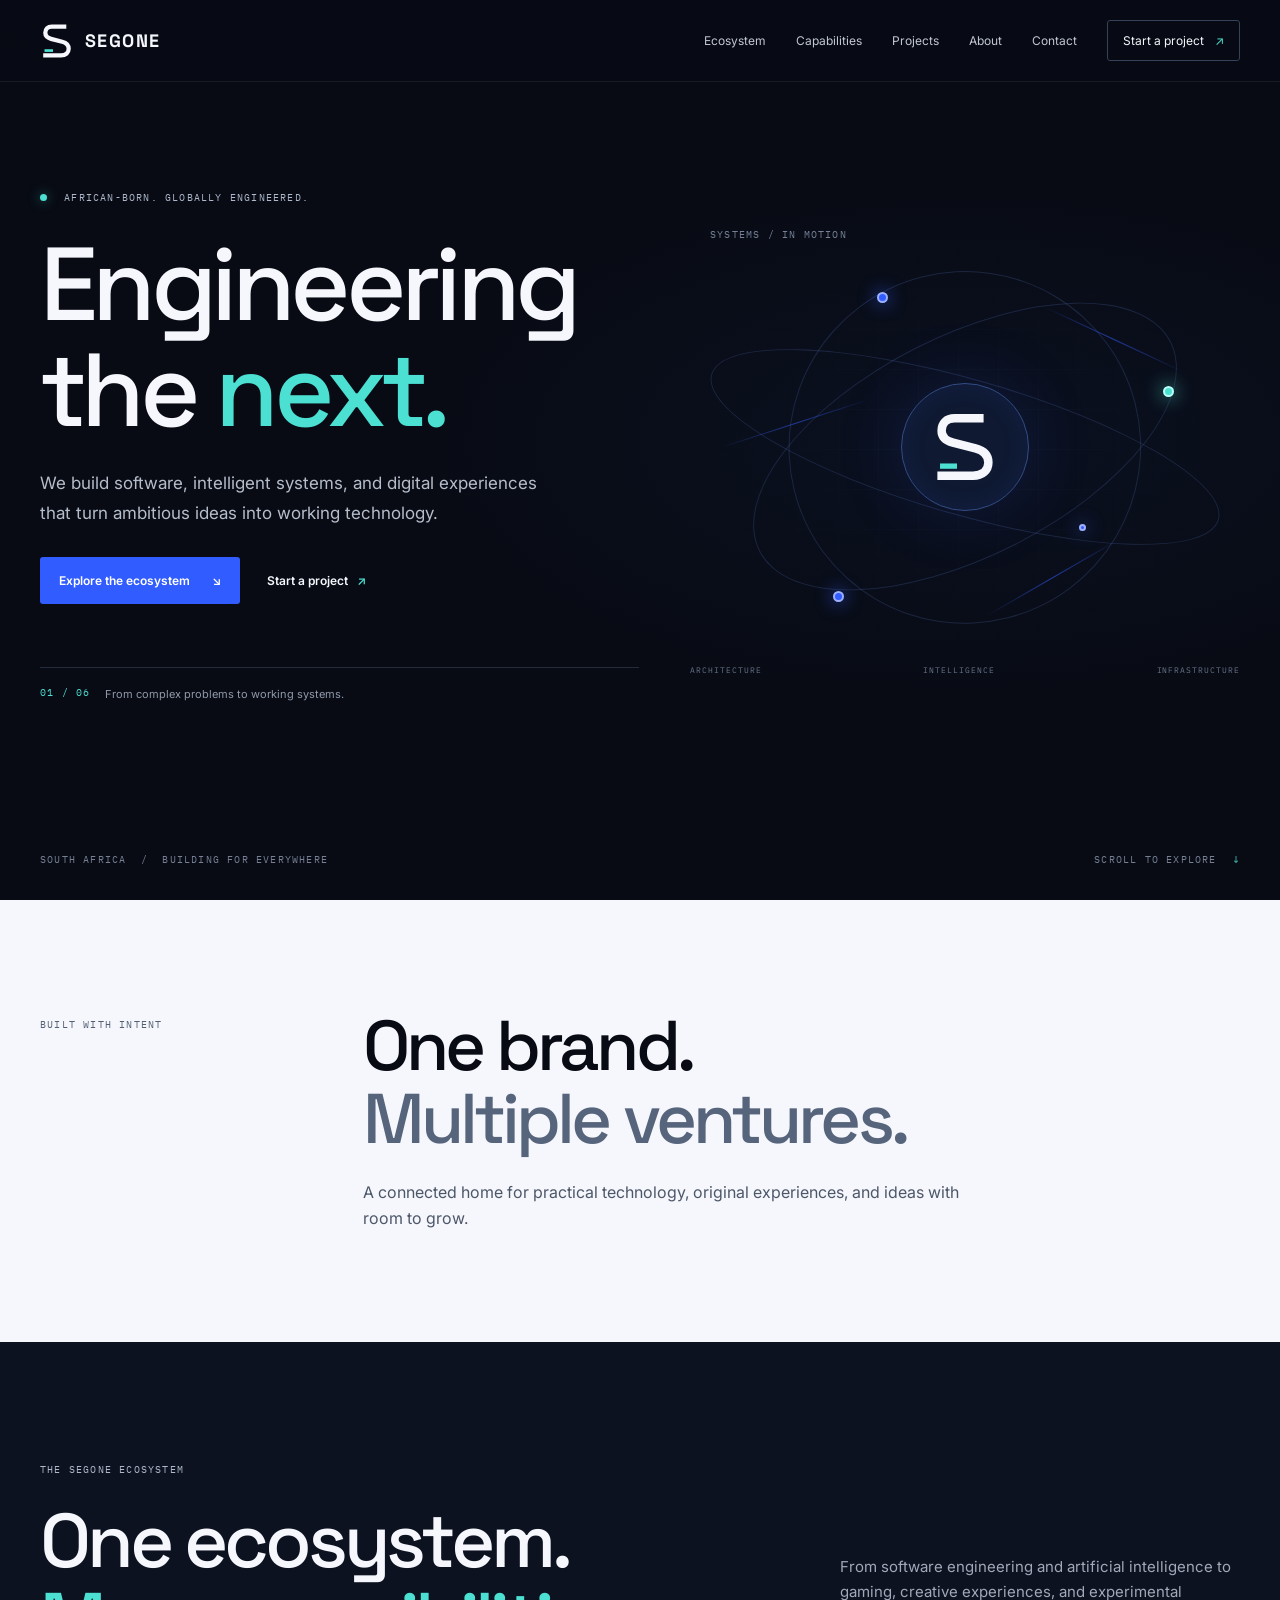
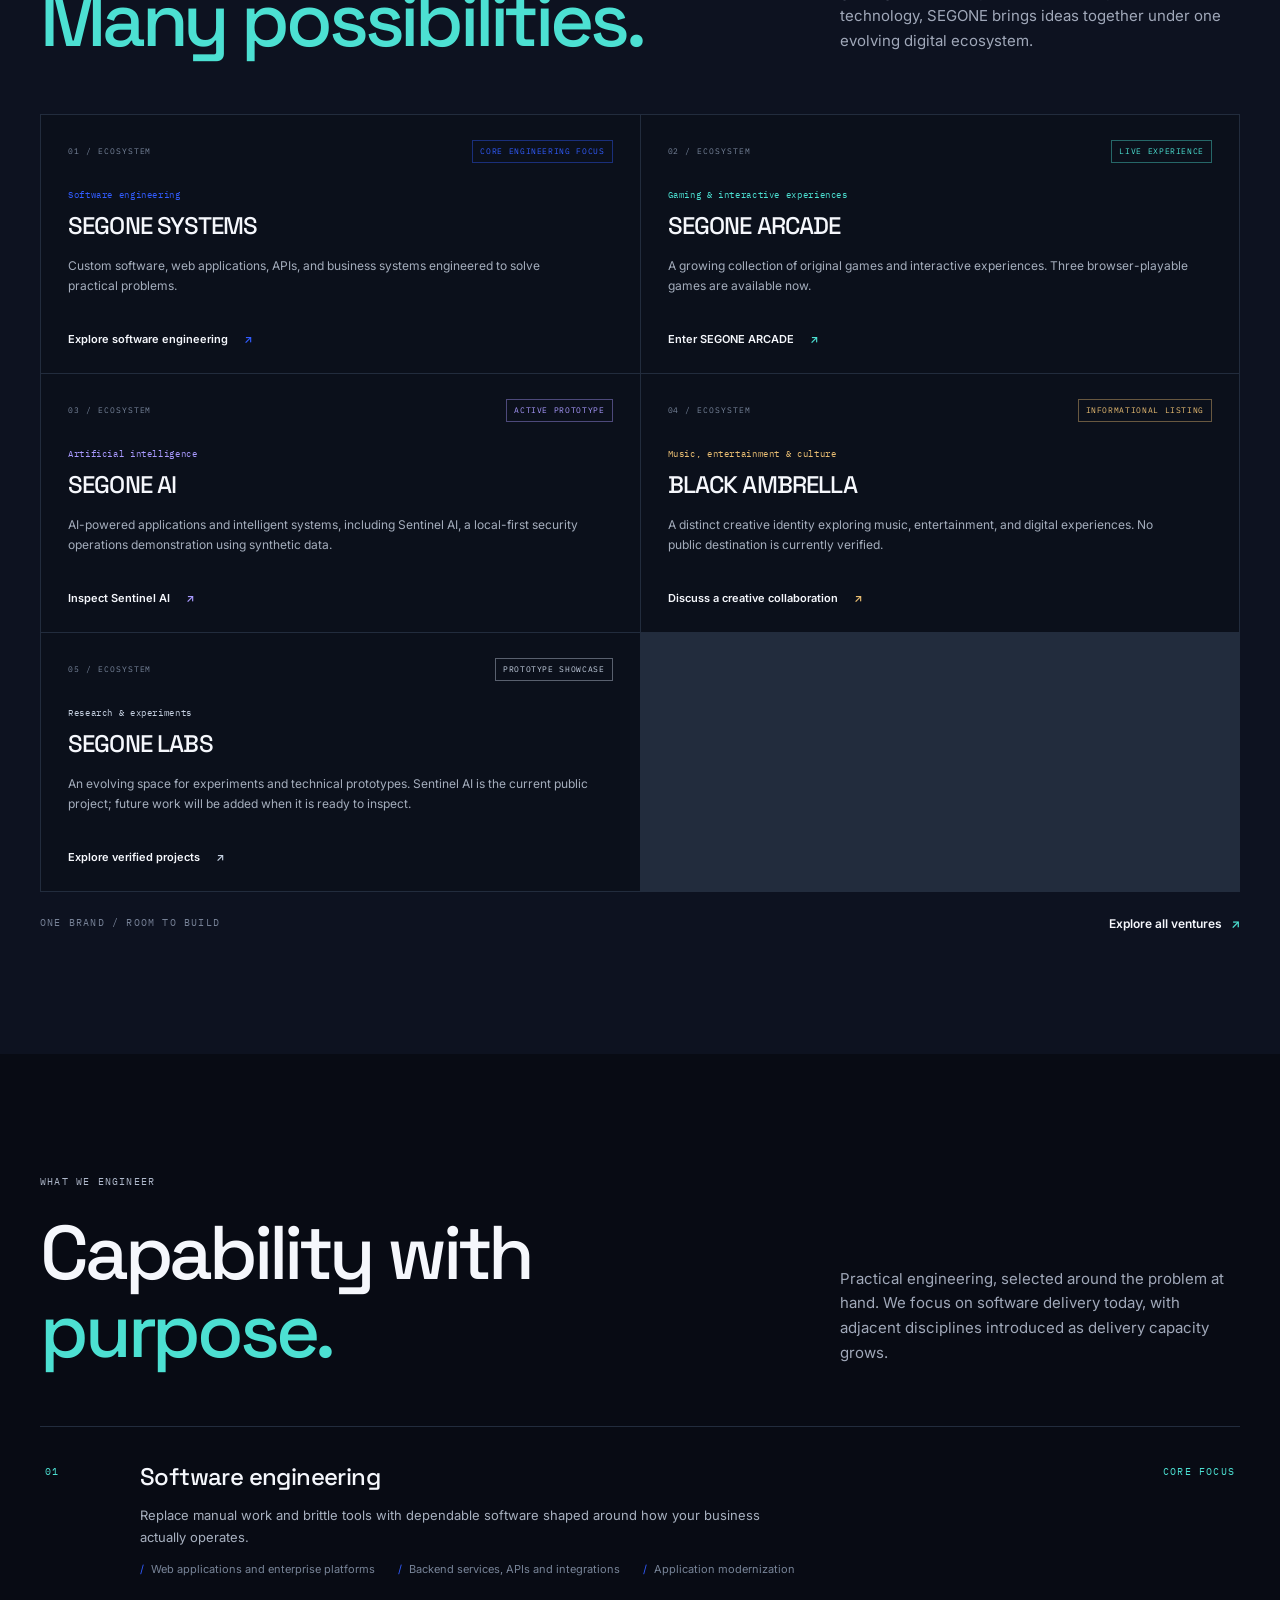
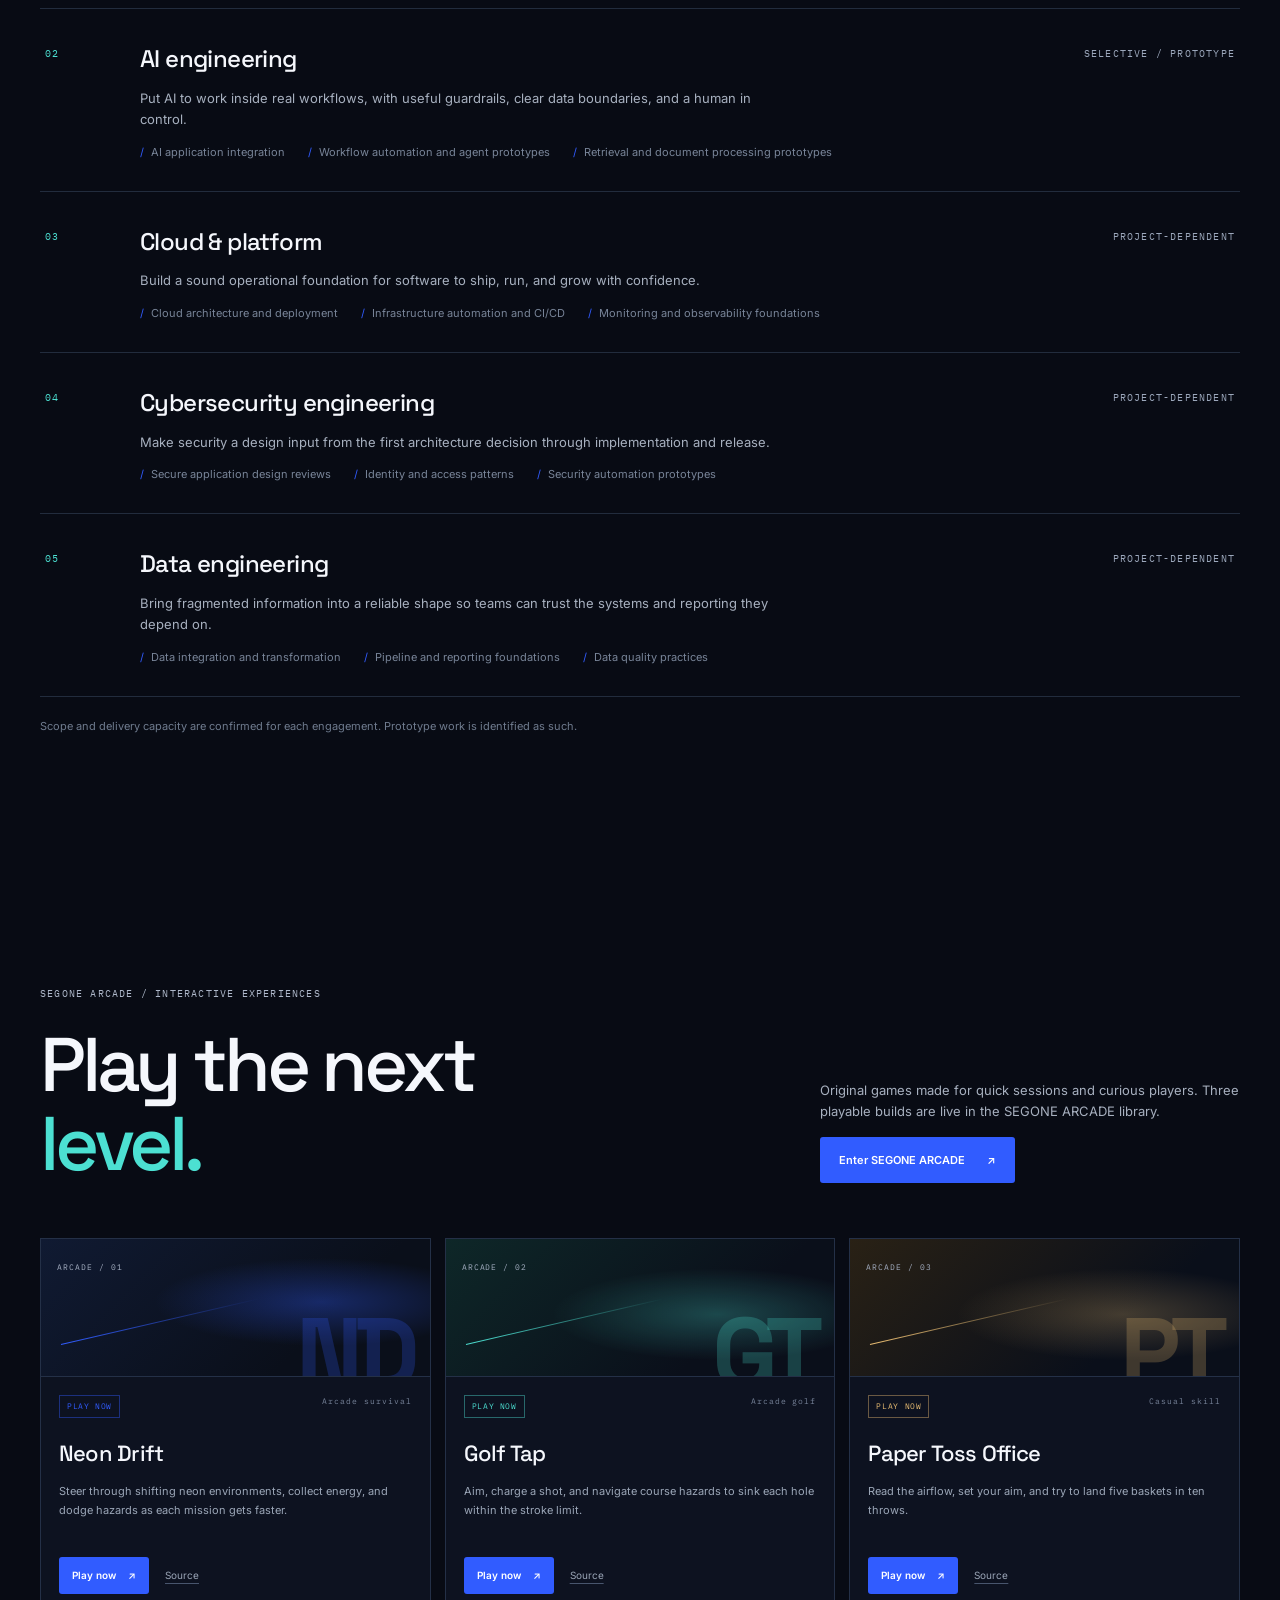
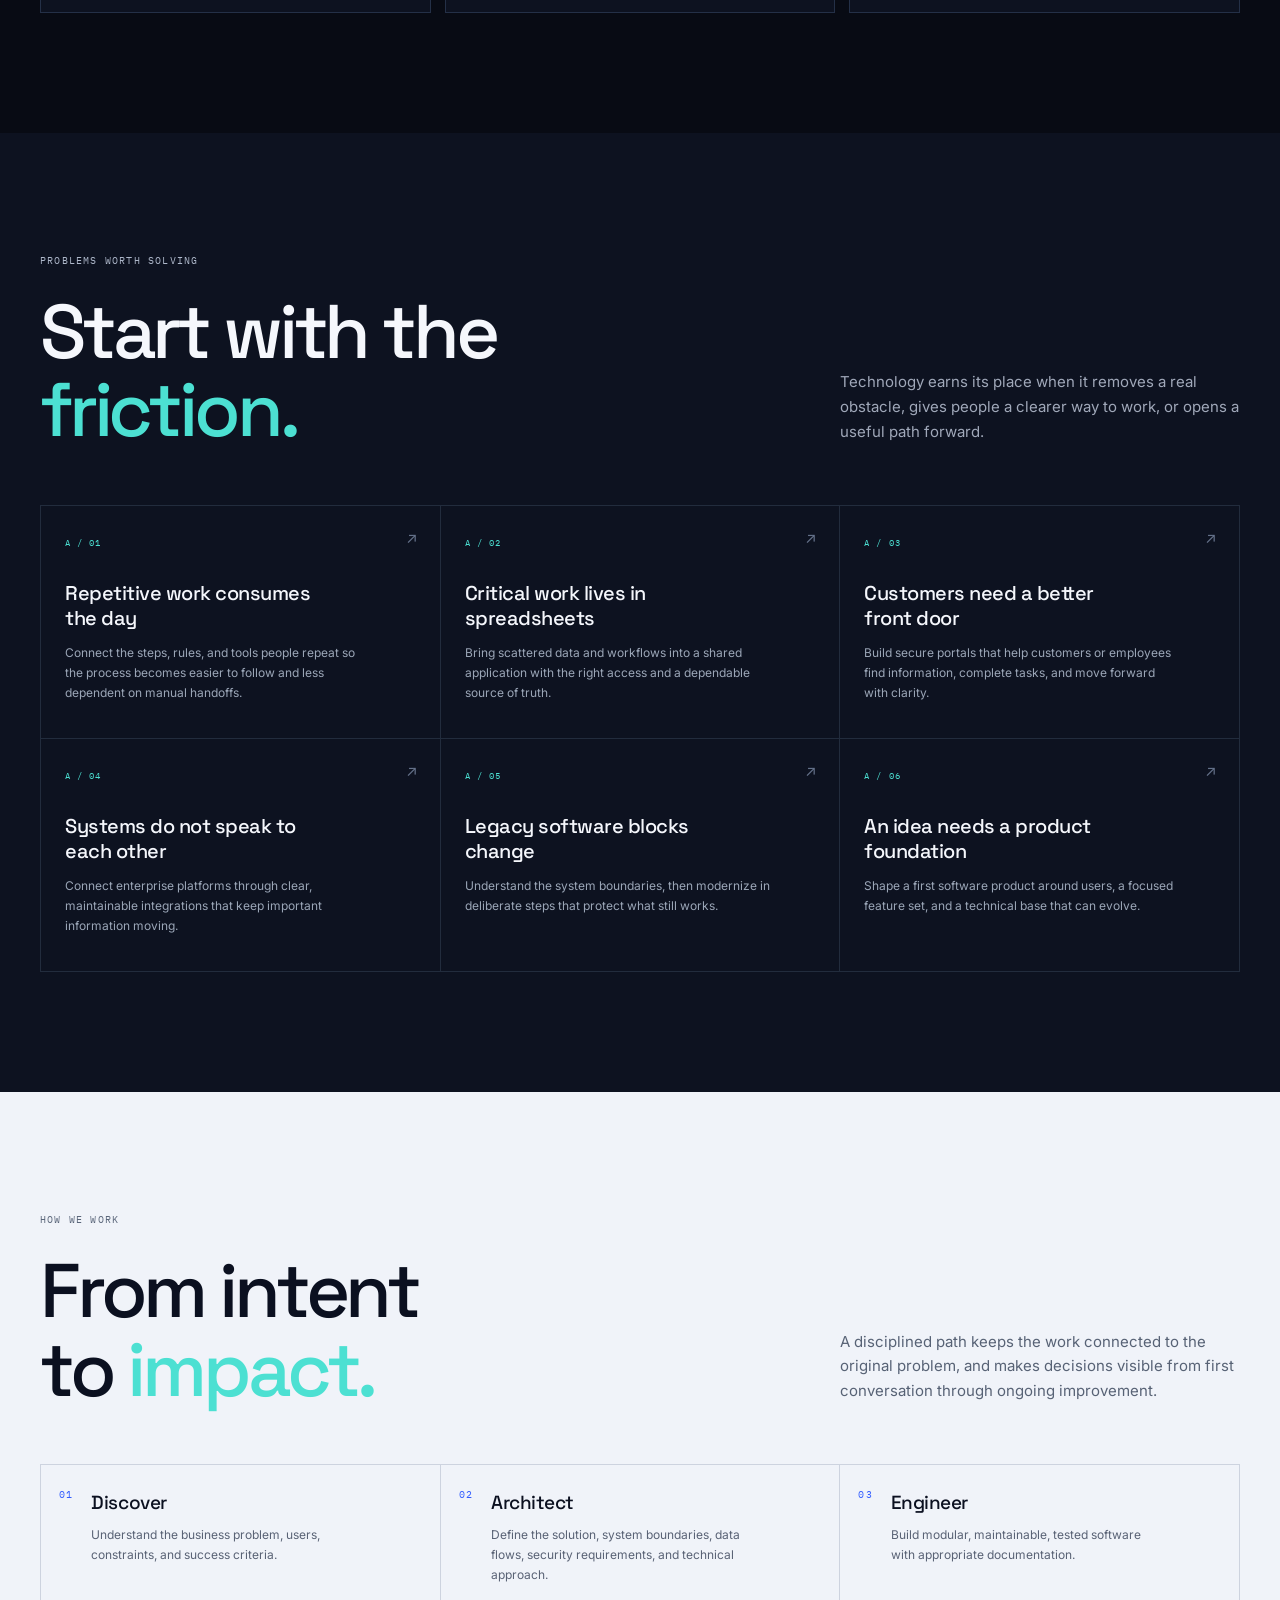
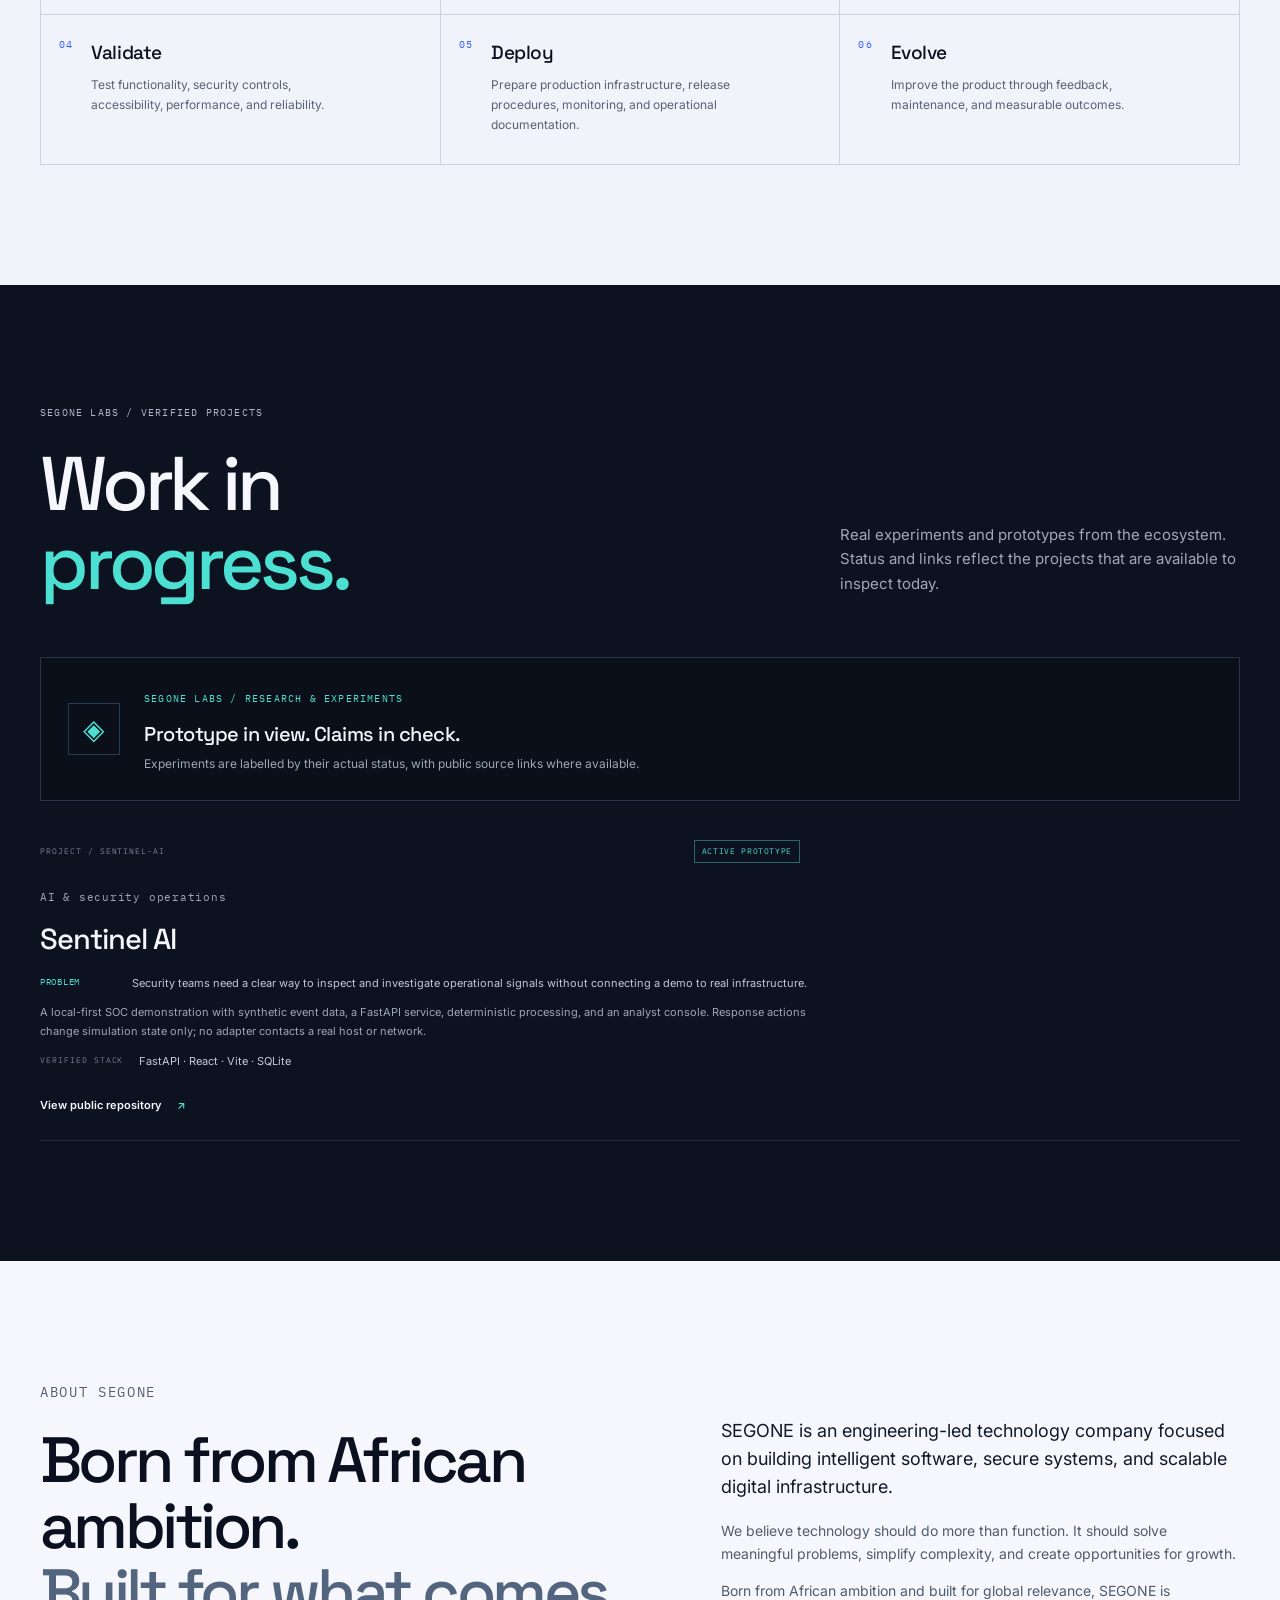
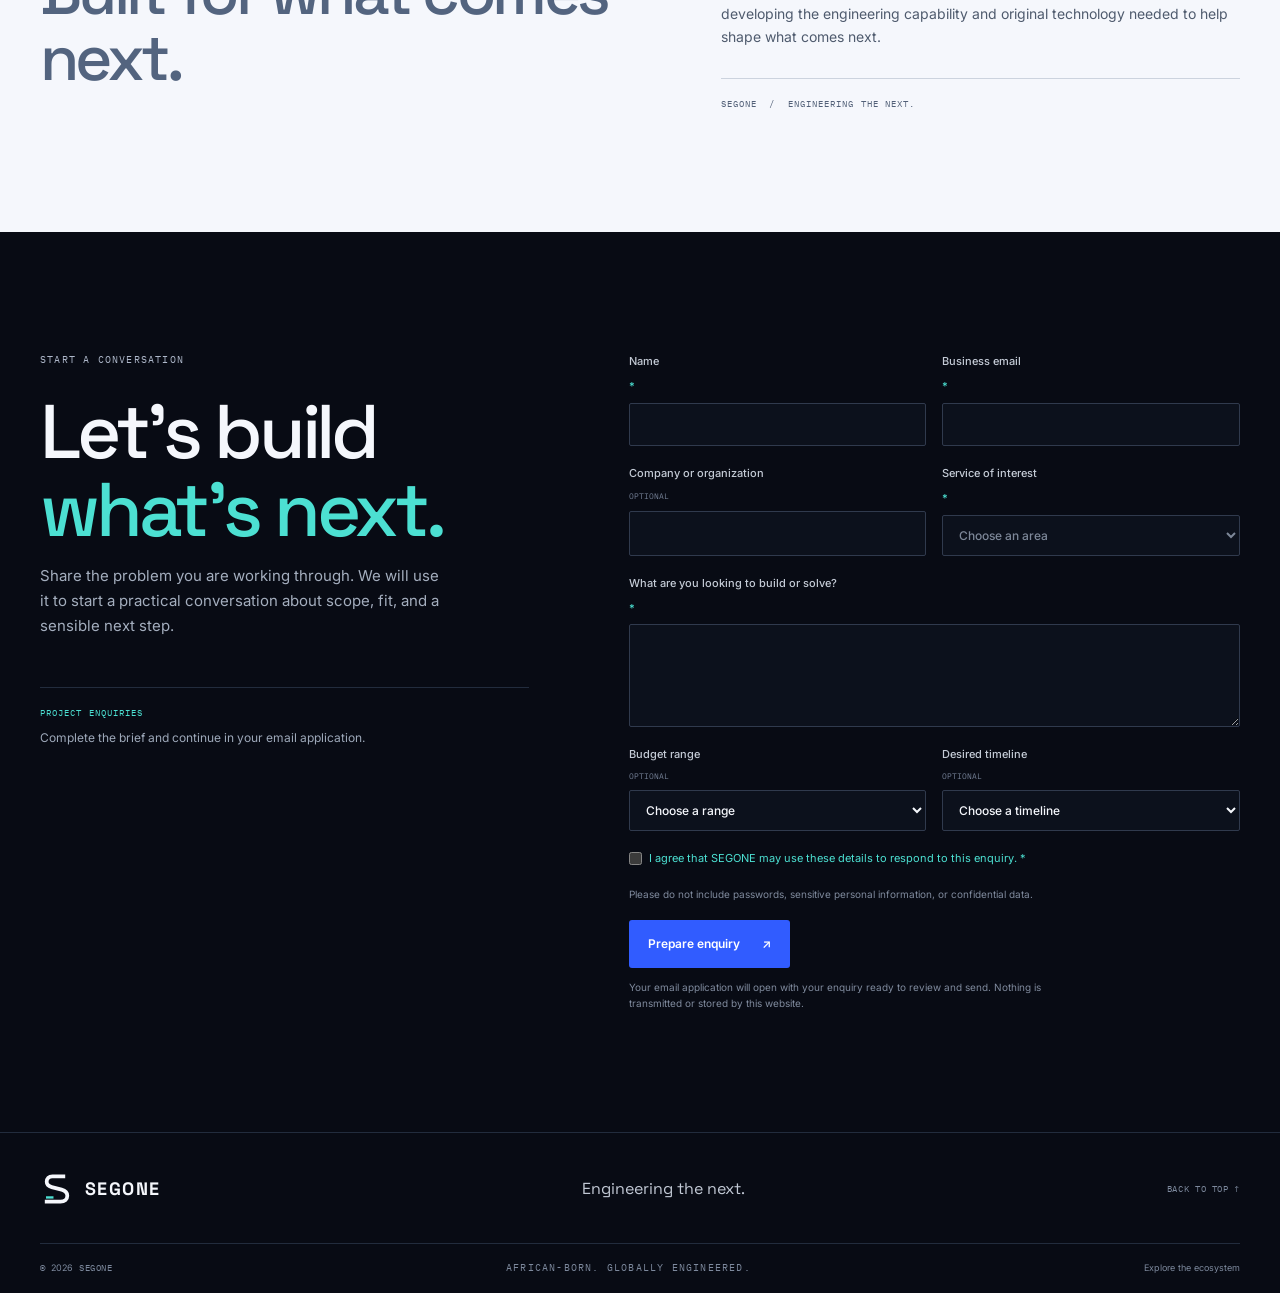
<file: index.html>
<!doctype html>
<html lang="en">
<head>
  <meta charset="utf-8">
  <meta name="viewport" content="width=device-width, initial-scale=1">
  <meta name="theme-color" content="#080b14">
  <meta name="description" content="Discover SEGONE's connected ventures in practical software, artificial intelligence, gaming, and experimental technology.">
  <meta property="og:type" content="website">
  <meta property="og:title" content="SEGONE — Engineering the next.">
  <meta property="og:description" content="One brand. Multiple ventures. Explore SEGONE software, AI, arcade games, and experimental technology.">
  <title>SEGONE — Engineering the next.</title>
  <link rel="icon" href="assets/segone-mark.svg" type="image/svg+xml">
  <link rel="preconnect" href="https://fonts.googleapis.com">
  <link rel="preconnect" href="https://fonts.gstatic.com" crossorigin>
  <link href="https://fonts.googleapis.com/css2?family=IBM+Plex+Mono:wght@400;500&family=Inter:wght@400;500;600;700&family=Space+Grotesk:wght@400;500;600;700&display=swap" rel="stylesheet">
  <link rel="stylesheet" href="styles.css">
  <script src="ecosystem-data.js" defer></script>
  <script src="ecosystem.js" defer></script>
  <script src="script.js" defer></script>
</head>
<body>
  <a class="skip-link" href="#main">Skip to content</a>
  <header class="site-header" id="top">
    <div class="container nav-wrap">
      <a class="brand" href="#top" aria-label="SEGONE home">
        <img src="assets/segone-mark.svg" alt="" width="34" height="34">
        <span>SEGONE</span>
      </a>
      <button class="menu-toggle" type="button" aria-expanded="false" aria-controls="primary-nav" aria-label="Open navigation"><span></span><span></span></button>
      <nav id="primary-nav" class="primary-nav" aria-label="Main navigation">
        <a href="ventures/">Ecosystem</a><a href="#capabilities">Capabilities</a><a href="#work">Projects</a><a href="#about">About</a><a href="#contact">Contact</a>
        <a class="nav-cta" href="#contact">Start a project <span aria-hidden="true">↗</span></a>
      </nav>
    </div>
  </header>
  <main id="main">
    <section class="hero section-pad">
      <div class="container hero-grid">
        <div class="hero-copy">
          <p class="eyebrow"><span class="status-dot"></span> AFRICAN-BORN. GLOBALLY ENGINEERED.</p>
          <h1>Engineering<br>the <span>next.</span></h1>
          <p class="hero-lede">We build software, intelligent systems, and digital experiences that turn ambitious ideas into working technology.</p>
          <div class="hero-actions"><a class="button button-primary" href="#ecosystem">Explore the ecosystem <span aria-hidden="true">↘</span></a><a class="text-link" href="#contact">Start a project <span aria-hidden="true">↗</span></a></div>
          <div class="hero-note"><span class="mono">01 / 06</span><span>From complex problems to working systems.</span></div>
        </div>
        <div class="system-visual" aria-label="Abstract systems architecture illustration" role="img">
          <div class="visual-label mono">SYSTEMS / IN MOTION</div><div class="orbit orbit-one"></div><div class="orbit orbit-two"></div><div class="orbit orbit-three"></div>
      <div class="core"><img src="assets/segone-mark.svg" alt="" width="76" height="76"></div>
          <span class="node node-a"></span><span class="node node-b"></span><span class="node node-c"></span><span class="node node-d"></span>
          <span class="trace trace-a"></span><span class="trace trace-b"></span><span class="trace trace-c"></span>
          <div class="visual-caption mono"><span>ARCHITECTURE</span><span>INTELLIGENCE</span><span>INFRASTRUCTURE</span></div>
        </div>
      </div>
      <div class="container hero-foot"><span class="mono">SOUTH AFRICA&nbsp; / &nbsp;BUILDING FOR EVERYWHERE</span><span class="scroll-cue">SCROLL TO EXPLORE <span aria-hidden="true">↓</span></span></div>
    </section>

    <section class="intro section-pad"><div class="container intro-grid"><p class="eyebrow">BUILT WITH INTENT</p><h2>One brand.<br><span>Multiple ventures.</span></h2><p class="intro-copy">A connected home for practical technology, original experiences, and ideas with room to grow.</p></div></section>

    <section class="section-pad ecosystem" id="ecosystem"><div class="container"><div class="section-heading"><div><p class="eyebrow">THE SEGONE ECOSYSTEM</p><h2>One ecosystem.<br><span>Many possibilities.</span></h2></div><p>From software engineering and artificial intelligence to gaming, creative experiences, and experimental technology, SEGONE brings ideas together under one evolving digital ecosystem.</p></div><div class="venture-grid" data-venture-feature aria-live="polite"></div><div class="section-tail"><span class="mono">ONE BRAND / ROOM TO BUILD</span><a class="text-link" href="ventures/">Explore all ventures <span aria-hidden="true">↗</span></a></div></div></section>

    <section class="section-pad capabilities" id="capabilities"><div class="container"><div class="section-heading"><div><p class="eyebrow">WHAT WE ENGINEER</p><h2>Capability with<br><span>purpose.</span></h2></div><p>Practical engineering, selected around the problem at hand. We focus on software delivery today, with adjacent disciplines introduced as delivery capacity grows.</p></div>
      <div class="capability-list">
        <article class="capability"><span class="cap-index mono">01</span><div><h3>Software engineering</h3><p>Replace manual work and brittle tools with dependable software shaped around how your business actually operates.</p><ul><li>Web applications and enterprise platforms</li><li>Backend services, APIs and integrations</li><li>Application modernization</li></ul></div><span class="cap-status">CORE FOCUS</span></article>
        <article class="capability"><span class="cap-index mono">02</span><div><h3>AI engineering</h3><p>Put AI to work inside real workflows, with useful guardrails, clear data boundaries, and a human in control.</p><ul><li>AI application integration</li><li>Workflow automation and agent prototypes</li><li>Retrieval and document processing prototypes</li></ul></div><span class="cap-status planned">SELECTIVE / PROTOTYPE</span></article>
        <article class="capability"><span class="cap-index mono">03</span><div><h3>Cloud &amp; platform</h3><p>Build a sound operational foundation for software to ship, run, and grow with confidence.</p><ul><li>Cloud architecture and deployment</li><li>Infrastructure automation and CI/CD</li><li>Monitoring and observability foundations</li></ul></div><span class="cap-status planned">PROJECT-DEPENDENT</span></article>
        <article class="capability"><span class="cap-index mono">04</span><div><h3>Cybersecurity engineering</h3><p>Make security a design input from the first architecture decision through implementation and release.</p><ul><li>Secure application design reviews</li><li>Identity and access patterns</li><li>Security automation prototypes</li></ul></div><span class="cap-status planned">PROJECT-DEPENDENT</span></article>
        <article class="capability"><span class="cap-index mono">05</span><div><h3>Data engineering</h3><p>Bring fragmented information into a reliable shape so teams can trust the systems and reporting they depend on.</p><ul><li>Data integration and transformation</li><li>Pipeline and reporting foundations</li><li>Data quality practices</li></ul></div><span class="cap-status planned">PROJECT-DEPENDENT</span></article>
      </div><p class="fine-print">Scope and delivery capacity are confirmed for each engagement. Prototype work is identified as such.</p>
    </div></section>

    <section class="section-pad arcade" id="arcade"><div class="container"><div class="section-heading"><div><p class="eyebrow">SEGONE ARCADE / INTERACTIVE EXPERIENCES</p><h2>Play the next<br><span>level.</span></h2></div><div class="arcade-heading-copy"><p>Original games made for quick sessions and curious players. Three playable builds are live in the SEGONE ARCADE library.</p><a class="button button-primary" href="https://segone-arcade.pages.dev/" target="_blank" rel="noopener noreferrer">Enter SEGONE ARCADE <span aria-hidden="true">↗</span></a></div></div><div class="game-grid" data-game-showcase aria-live="polite"></div></div></section>

    <section class="section-pad solutions" id="solutions"><div class="container"><div class="section-heading"><div><p class="eyebrow">PROBLEMS WORTH SOLVING</p><h2>Start with the<br><span>friction.</span></h2></div><p>Technology earns its place when it removes a real obstacle, gives people a clearer way to work, or opens a useful path forward.</p></div>
      <div class="solution-grid">
        <article class="solution"><span class="solution-number mono">A / 01</span><h3>Repetitive work consumes the day</h3><p>Connect the steps, rules, and tools people repeat so the process becomes easier to follow and less dependent on manual handoffs.</p><span class="solution-arrow" aria-hidden="true">↗</span></article>
        <article class="solution"><span class="solution-number mono">A / 02</span><h3>Critical work lives in spreadsheets</h3><p>Bring scattered data and workflows into a shared application with the right access and a dependable source of truth.</p><span class="solution-arrow" aria-hidden="true">↗</span></article>
        <article class="solution"><span class="solution-number mono">A / 03</span><h3>Customers need a better front door</h3><p>Build secure portals that help customers or employees find information, complete tasks, and move forward with clarity.</p><span class="solution-arrow" aria-hidden="true">↗</span></article>
        <article class="solution"><span class="solution-number mono">A / 04</span><h3>Systems do not speak to each other</h3><p>Connect enterprise platforms through clear, maintainable integrations that keep important information moving.</p><span class="solution-arrow" aria-hidden="true">↗</span></article>
        <article class="solution"><span class="solution-number mono">A / 05</span><h3>Legacy software blocks change</h3><p>Understand the system boundaries, then modernize in deliberate steps that protect what still works.</p><span class="solution-arrow" aria-hidden="true">↗</span></article>
        <article class="solution"><span class="solution-number mono">A / 06</span><h3>An idea needs a product foundation</h3><p>Shape a first software product around users, a focused feature set, and a technical base that can evolve.</p><span class="solution-arrow" aria-hidden="true">↗</span></article>
      </div>
    </div></section>

    <section class="section-pad approach"><div class="container"><div class="section-heading"><div><p class="eyebrow">HOW WE WORK</p><h2>From intent<br>to <span>impact.</span></h2></div><p>A disciplined path keeps the work connected to the original problem, and makes decisions visible from first conversation through ongoing improvement.</p></div>
      <ol class="steps"><li><span class="step-no mono">01</span><div><h3>Discover</h3><p>Understand the business problem, users, constraints, and success criteria.</p></div></li><li><span class="step-no mono">02</span><div><h3>Architect</h3><p>Define the solution, system boundaries, data flows, security requirements, and technical approach.</p></div></li><li><span class="step-no mono">03</span><div><h3>Engineer</h3><p>Build modular, maintainable, tested software with appropriate documentation.</p></div></li><li><span class="step-no mono">04</span><div><h3>Validate</h3><p>Test functionality, security controls, accessibility, performance, and reliability.</p></div></li><li><span class="step-no mono">05</span><div><h3>Deploy</h3><p>Prepare production infrastructure, release procedures, monitoring, and operational documentation.</p></div></li><li><span class="step-no mono">06</span><div><h3>Evolve</h3><p>Improve the product through feedback, maintenance, and measurable outcomes.</p></div></li></ol>
    </div></section>

    <section class="section-pad work" id="work"><div class="container"><div class="section-heading"><div><p class="eyebrow">SEGONE LABS / VERIFIED PROJECTS</p><h2>Work in<br><span>progress.</span></h2></div><p>Real experiments and prototypes from the ecosystem. Status and links reflect the projects that are available to inspect today.</p></div>
      <div class="lab-note"><span class="lab-symbol" aria-hidden="true">◈</span><div><span class="cap-status">SEGONE LABS / RESEARCH &amp; EXPERIMENTS</span><h3>Prototype in view. Claims in check.</h3><p>Experiments are labelled by their actual status, with public source links where available.</p></div></div>
      <div class="project-grid" data-project-showcase aria-live="polite"></div>
    </div></section>

    <section class="section-pad about" id="about"><div class="container about-grid"><div><p class="eyebrow">ABOUT SEGONE</p><h2>Born from African ambition.<br><span>Built for what comes next.</span></h2></div><div><p class="about-lede">SEGONE is an engineering-led technology company focused on building intelligent software, secure systems, and scalable digital infrastructure.</p><p>We believe technology should do more than function. It should solve meaningful problems, simplify complexity, and create opportunities for growth.</p><p>Born from African ambition and built for global relevance, SEGONE is developing the engineering capability and original technology needed to help shape what comes next.</p><div class="about-signoff mono">SEGONE&nbsp; / &nbsp;ENGINEERING THE NEXT.</div></div></div></section>

    <section class="section-pad contact" id="contact"><div class="container contact-grid"><div class="contact-copy"><p class="eyebrow">START A CONVERSATION</p><h2>Let's build<br><span>what's next.</span></h2><p>Share the problem you are working through. We will use it to start a practical conversation about scope, fit, and a sensible next step.</p><div class="contact-detail"><span class="mono">PROJECT ENQUIRIES</span><span>Complete the brief and continue in your email application.</span></div></div>
      <form id="enquiry-form" class="enquiry-form" novalidate>
        <div class="form-row"><label for="name">Name <span>*</span><input id="name" name="name" autocomplete="name" required maxlength="100"></label><label for="email">Business email <span>*</span><input id="email" name="email" type="email" autocomplete="email" required maxlength="254"></label></div>
        <div class="form-row"><label for="company">Company or organization <small>OPTIONAL</small><input id="company" name="company" autocomplete="organization" maxlength="120"></label><label for="service">Service of interest <span>*</span><select id="service" name="service" required><option value="">Choose an area</option><option>Software engineering</option><option>AI engineering</option><option>Cloud &amp; platform engineering</option><option>Cybersecurity engineering</option><option>Data engineering</option><option>Not sure yet</option></select></label></div>
        <label for="description">What are you looking to build or solve? <span>*</span><textarea id="description" name="description" rows="4" required minlength="20" maxlength="3000"></textarea></label>
        <div class="form-row"><label for="budget">Budget range <small>OPTIONAL</small><select id="budget" name="budget"><option value="">Choose a range</option><option>Under $5,000</option><option>$5,000–$15,000</option><option>$15,000–$50,000</option><option>$50,000+</option><option>To be determined</option></select></label><label for="timeline">Desired timeline <small>OPTIONAL</small><select id="timeline" name="timeline"><option value="">Choose a timeline</option><option>Within 1 month</option><option>1–3 months</option><option>3–6 months</option><option>Flexible / exploratory</option></select></label></div>
        <label class="consent"><input type="checkbox" name="consent" required><span>I agree that SEGONE may use these details to respond to this enquiry. <span>*</span></span></label>
        <p class="privacy-note">Please do not include passwords, sensitive personal information, or confidential data.</p>
        <div id="form-status" class="form-status" role="status" aria-live="polite"></div>
        <button class="button button-primary submit-button" type="submit">Prepare enquiry <span aria-hidden="true">↗</span></button>
        <p class="form-boundary">Your email application will open with your enquiry ready to review and send. Nothing is transmitted or stored by this website.</p>
      </form>
    </div></section>
  </main>
  <footer class="site-footer"><div class="container footer-top"><a class="brand" href="#top"><img src="assets/segone-mark.svg" alt="" width="30" height="30"><span>SEGONE</span></a><p>Engineering the next.</p><a class="footer-top-link" href="#top">BACK TO TOP ↑</a></div><div class="container footer-bottom"><span>© <span id="year"></span> SEGONE</span><span class="mono">AFRICAN-BORN. GLOBALLY ENGINEERED.</span><span><a href="ventures/">Explore the ecosystem</a></span></div></footer>
</body>
</html>
</file>
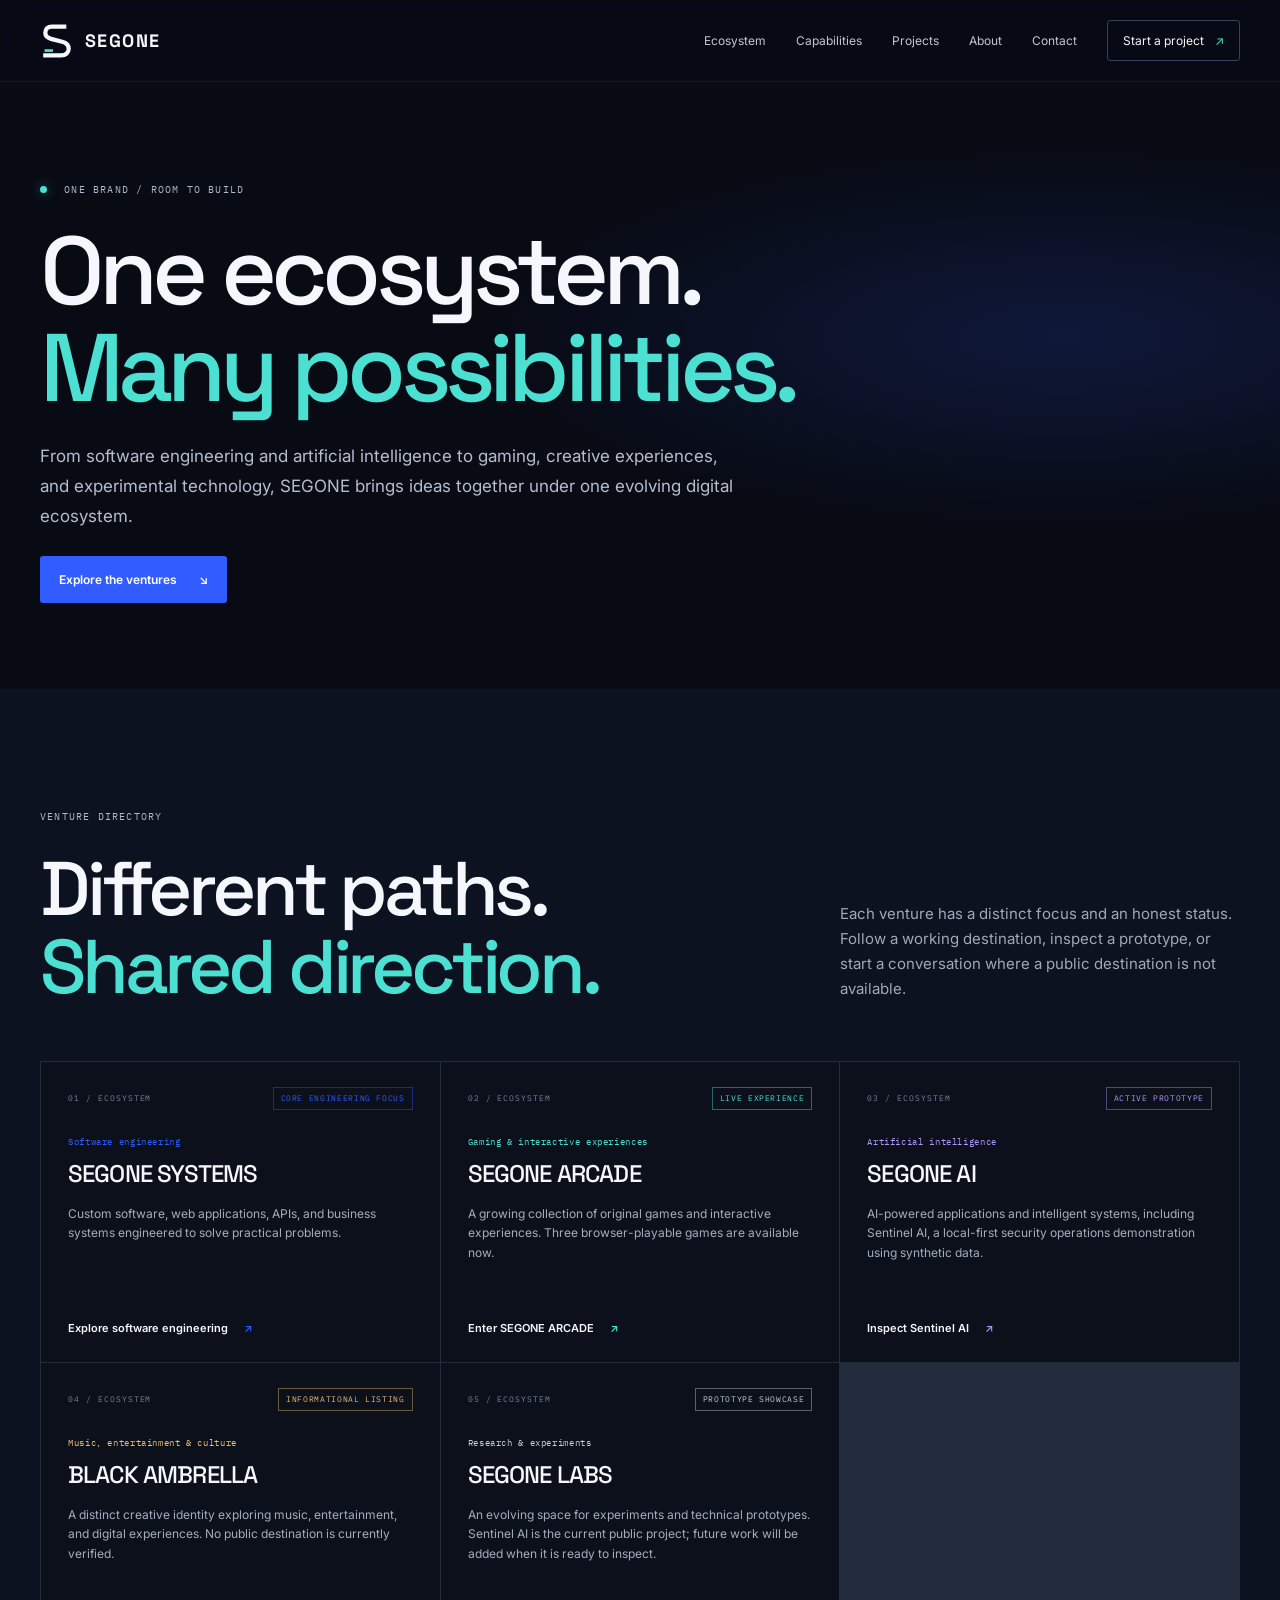
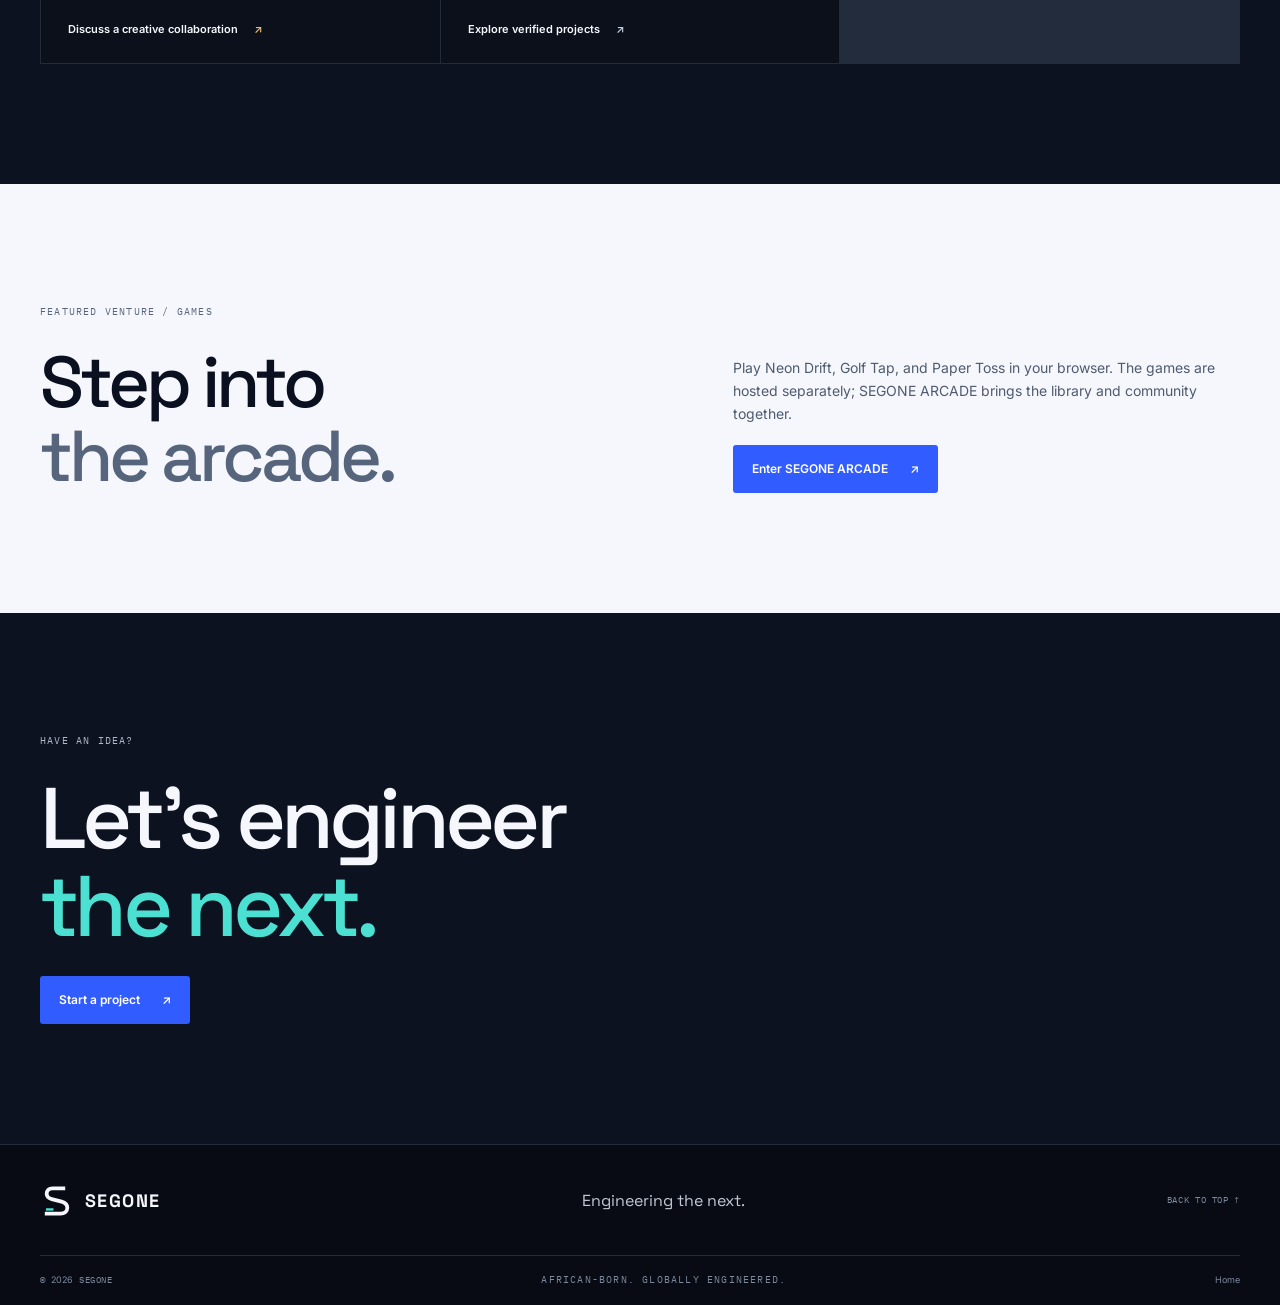
<file: ventures/index.html>
<!doctype html>
<html lang="en">
<head>
  <meta charset="utf-8">
  <meta name="viewport" content="width=device-width, initial-scale=1">
  <meta name="theme-color" content="#080b14">
  <meta name="description" content="Explore the SEGONE ecosystem: software engineering, SEGONE ARCADE, AI prototypes, creative ventures, and research experiments.">
  <title>SEGONE Ecosystem — One brand. Multiple ventures.</title>
  <link rel="icon" href="../assets/segone-mark.svg" type="image/svg+xml">
  <link rel="preconnect" href="https://fonts.googleapis.com">
  <link rel="preconnect" href="https://fonts.gstatic.com" crossorigin>
  <link href="https://fonts.googleapis.com/css2?family=IBM+Plex+Mono:wght@400;500&family=Inter:wght@400;500;600;700&family=Space+Grotesk:wght@400;500;600;700&display=swap" rel="stylesheet">
  <link rel="stylesheet" href="../styles.css">
  <script src="../ecosystem-data.js" defer></script>
  <script src="../ecosystem.js" defer></script>
  <script src="../script.js" defer></script>
</head>
<body>
  <a class="skip-link" href="#main">Skip to content</a>
  <header class="site-header" id="top"><div class="container nav-wrap">
    <a class="brand" href="../#top" aria-label="SEGONE home"><img src="../assets/segone-mark.svg" alt="" width="34" height="34"><span>SEGONE</span></a>
    <button class="menu-toggle" type="button" aria-expanded="false" aria-controls="primary-nav" aria-label="Open navigation"><span></span><span></span></button>
    <nav id="primary-nav" class="primary-nav" aria-label="Main navigation"><a href="./" aria-current="page">Ecosystem</a><a href="../#capabilities">Capabilities</a><a href="../#work">Projects</a><a href="../#about">About</a><a href="../#contact">Contact</a><a class="nav-cta" href="../#contact">Start a project <span aria-hidden="true">↗</span></a></nav>
  </div></header>
  <main id="main">
    <section class="directory-hero section-pad"><div class="container"><p class="eyebrow"><span class="status-dot"></span> ONE BRAND / ROOM TO BUILD</p><h1>One ecosystem.<br><span>Many possibilities.</span></h1><p class="hero-lede">From software engineering and artificial intelligence to gaming, creative experiences, and experimental technology, SEGONE brings ideas together under one evolving digital ecosystem.</p><a class="button button-primary" href="#venture-directory">Explore the ventures <span aria-hidden="true">↘</span></a></div></section>
    <section class="section-pad directory-section" id="venture-directory"><div class="container"><div class="section-heading"><div><p class="eyebrow">VENTURE DIRECTORY</p><h2>Different paths.<br><span>Shared direction.</span></h2></div><p>Each venture has a distinct focus and an honest status. Follow a working destination, inspect a prototype, or start a conversation where a public destination is not available.</p></div><div class="venture-grid venture-grid-directory" data-venture-directory aria-live="polite"></div></div></section>
    <section class="section-pad directory-arcade"><div class="container directory-arcade-grid"><div><p class="eyebrow">FEATURED VENTURE / GAMES</p><h2>Step into<br><span>the arcade.</span></h2></div><div><p>Play Neon Drift, Golf Tap, and Paper Toss in your browser. The games are hosted separately; SEGONE ARCADE brings the library and community together.</p><a class="button button-primary" href="https://segone-arcade.pages.dev/" target="_blank" rel="noopener noreferrer">Enter SEGONE ARCADE <span aria-hidden="true">↗</span></a></div></div></section>
    <section class="section-pad directory-cta" id="contact"><div class="container"><p class="eyebrow">HAVE AN IDEA?</p><h2>Let's engineer<br><span>the next.</span></h2><a class="button button-primary" href="../#contact">Start a project <span aria-hidden="true">↗</span></a></div></section>
  </main>
  <footer class="site-footer"><div class="container footer-top"><a class="brand" href="../#top"><img src="../assets/segone-mark.svg" alt="" width="30" height="30"><span>SEGONE</span></a><p>Engineering the next.</p><a class="footer-top-link" href="#top">BACK TO TOP ↑</a></div><div class="container footer-bottom"><span>© <span id="year"></span> SEGONE</span><span class="mono">AFRICAN-BORN. GLOBALLY ENGINEERED.</span><span><a href="../">Home</a></span></div></footer>
</body>
</html>
</file>
<file: styles.css>
:root{color-scheme:dark;--obsidian:#080b14;--surface:#0d1220;--surface-2:#111827;--platinum:#f5f7fc;--muted:#a0a8b9;--faint:#697386;--line:#222c3d;--cobalt:#315cff;--teal:#4ce0d2;--font-head:'Space Grotesk',Arial,sans-serif;--font-body:Inter,Arial,sans-serif;--font-mono:'IBM Plex Mono',monospace;--page:1200px}*{box-sizing:border-box}html{scroll-behavior:smooth;scroll-padding-top:88px}body{margin:0;background:var(--obsidian);color:var(--platinum);font-family:var(--font-body);font-size:15px;line-height:1.65;-webkit-font-smoothing:antialiased}a{color:inherit;text-decoration:none}button,input,select,textarea{font:inherit}.container{width:min(var(--page),calc(100% - 64px));margin-inline:auto}.section-pad{padding:120px 0}.skip-link{position:absolute;z-index:20;top:-60px;left:16px;background:var(--platinum);color:var(--obsidian);padding:12px 18px}.skip-link:focus{top:12px}.site-header{height:82px;position:sticky;top:0;z-index:10;background:rgba(8,11,20,.9);backdrop-filter:blur(14px);border-bottom:1px solid rgba(255,255,255,.07)}.nav-wrap,.primary-nav,.brand{display:flex;align-items:center}.nav-wrap{height:100%;justify-content:space-between}.brand{gap:11px;font-family:var(--font-head);font-size:18px;font-weight:700;letter-spacing:.08em}.brand img{width:34px}.primary-nav{gap:30px;font-size:12px;color:#c1c7d3}.primary-nav>a:not(.nav-cta):hover,.text-link:hover{color:var(--teal)}.nav-cta{padding:10px 15px;border:1px solid #364259;border-radius:3px;color:var(--platinum)}.nav-cta span{color:var(--teal);margin-left:8px}.menu-toggle{display:none}.hero{padding-top:108px;padding-bottom:32px;min-height:calc(100vh - 82px);display:flex;flex-direction:column;justify-content:space-between;overflow:hidden;background:radial-gradient(ellipse at 75% 44%,rgba(29,53,111,.14),transparent 40%)}.hero-grid{display:grid;grid-template-columns:1fr .92fr;align-items:center;gap:50px}.eyebrow,.mono,.cap-status,.concept-state,.scroll-cue{font-family:var(--font-mono);font-size:10px;letter-spacing:.12em}.eyebrow{color:#aeb8ca;margin:0 0 24px}.status-dot{display:inline-block;width:7px;height:7px;background:var(--teal);border-radius:50%;margin-right:10px;box-shadow:0 0 12px #4ce0d280}.hero h1,.section-heading h2,.intro h2,.about h2,.contact h2{font-family:var(--font-head);font-weight:500;letter-spacing:-.055em;line-height:1.03;margin:0}.hero h1{font-size:clamp(64px,8.1vw,112px)}.hero h1 span,.section-heading h2 span,.intro h2 span,.about h2 span,.contact h2 span{color:var(--teal)}.hero-lede{max-width:520px;color:#b5bdcb;font-size:17px;line-height:1.75;margin:25px 0 28px}.hero-actions{display:flex;align-items:center;gap:27px}.button{display:inline-flex;align-items:center;justify-content:center;gap:22px;padding:14px 19px;border-radius:3px;font-weight:600;font-size:12px;border:0;cursor:pointer;transition:background .2s,transform .2s}.button-primary{background:var(--cobalt);color:white}.button-primary:hover{background:#466cff;transform:translateY(-2px)}.text-link{font-size:12px;font-weight:600}.text-link span{color:var(--teal);margin-left:6px}.hero-note{display:flex;gap:15px;margin-top:63px;padding-top:17px;border-top:1px solid var(--line);color:#8f99aa;font-size:11px}.hero-note .mono{color:var(--teal)}.system-visual{position:relative;height:470px;max-width:550px;justify-self:end;width:100%;display:grid;place-items:center}.system-visual:before{content:"";position:absolute;inset:8% 5%;background-image:linear-gradient(rgba(68,91,132,.07) 1px,transparent 1px),linear-gradient(90deg,rgba(68,91,132,.07) 1px,transparent 1px);background-size:40px 40px;mask-image:radial-gradient(ellipse,black,transparent 72%)}.visual-label{position:absolute;top:15px;left:20px;color:#748198}.orbit{position:absolute;border:1px solid rgba(91,123,200,.22);border-radius:50%;transform:rotate(-27deg)}.orbit-one{width:84%;height:47%}.orbit-two{width:64%;height:75%;transform:rotate(42deg)}.orbit-three{width:96%;height:29%;transform:rotate(16deg)}.core{width:128px;height:128px;display:grid;place-items:center;background:#0f1931;border:1px solid #334c83;border-radius:50%;box-shadow:0 0 70px #315cff25, inset 0 0 26px #315cff18;z-index:1}.core img{width:68px}.node{position:absolute;z-index:2;width:11px;height:11px;border-radius:50%;background:var(--cobalt);border:2px solid #9fb0ff;box-shadow:0 0 18px #315cff}.node-a{top:17%;left:34%}.node-b{top:37%;right:12%;background:var(--teal);border-color:#b8fff7;box-shadow:0 0 18px #4ce0d2}.node-c{bottom:17%;left:26%}.node-d{bottom:32%;right:28%;width:7px;height:7px}.trace{position:absolute;height:1px;background:linear-gradient(90deg,transparent,#315cff91,transparent);width:28%;transform:rotate(25deg)}.trace-a{top:27%;right:9%}.trace-b{bottom:22%;right:20%;transform:rotate(-30deg)}.trace-c{top:45%;left:5%;transform:rotate(-18deg)}.visual-caption{position:absolute;bottom:5px;width:100%;display:flex;justify-content:space-between;color:#67748a;font-size:8px}.hero-foot{display:flex;justify-content:space-between;color:#768196;font-size:9px}.scroll-cue span{color:var(--teal);margin-left:9px}.intro{background:var(--platinum);color:var(--obsidian);padding-block:110px}.intro-grid{display:grid;grid-template-columns:.5fr 1.5fr;column-gap:30px;row-gap:24px}.intro .eyebrow{color:#536074;margin-top:7px}.intro h2{font-size:clamp(40px,5.5vw,72px);max-width:900px}.intro h2 span{color:#56647c}.intro-copy{grid-column:2;max-width:600px;margin:0;color:#4d5768;font-size:16px}.section-heading{display:flex;justify-content:space-between;align-items:end;gap:50px;margin-bottom:55px}.section-heading h2,.about h2,.contact h2{font-size:clamp(46px,6vw,76px)}.section-heading>p{max-width:400px;color:var(--muted);margin:0 0 5px}.capability-list{border-top:1px solid var(--line)}.capability{display:grid;grid-template-columns:70px 1fr auto;gap:25px;padding:30px 5px;border-bottom:1px solid var(--line);align-items:start}.cap-index{color:var(--teal);padding-top:7px}.capability h3,.solution h3,.steps h3,.lab-note h3,.concept-list h3{font-family:var(--font-head);font-weight:500;letter-spacing:-.025em}.capability h3{font-size:24px;margin:0 0 9px}.capability p{color:#a7b0bf;margin:0 0 12px;max-width:630px;font-size:13px}.capability ul{padding:0;margin:0;list-style:none;display:flex;flex-wrap:wrap;gap:8px 23px;color:#788498;font-size:11px}.capability li:before{content:"/";color:var(--cobalt);margin-right:7px}.cap-status{color:var(--teal);white-space:nowrap;padding-top:7px}.cap-status.planned{color:#9ca8bc}.fine-print{font-size:11px;color:#6f7b8e;margin-top:20px}.solutions{background:#0d1220}.solution-grid{display:grid;grid-template-columns:repeat(3,1fr);border-top:1px solid var(--line);border-left:1px solid var(--line)}.solution{position:relative;min-height:230px;padding:23px 24px;border-right:1px solid var(--line);border-bottom:1px solid var(--line)}.solution-number{color:var(--teal);font-size:9px}.solution h3{font-size:20px;line-height:1.25;margin:28px 0 12px;max-width:270px}.solution p{font-size:12px;color:#9ba6b7;max-width:310px}.solution-arrow{position:absolute;right:22px;top:20px;color:#65728a}.approach{background:#f0f3f9;color:#0b1020}.approach .section-heading>p{color:#576275}.approach .eyebrow{color:#596579}.steps{list-style:none;padding:0;margin:0;display:grid;grid-template-columns:repeat(3,1fr);border-top:1px solid #cdd3df;border-left:1px solid #cdd3df}.steps li{display:flex;gap:18px;min-height:150px;padding:22px 18px;border-right:1px solid #cdd3df;border-bottom:1px solid #cdd3df}.step-no{color:#315cff}.steps h3{margin:0 0 7px;font-size:19px}.steps p{margin:0;color:#596275;font-size:12px;max-width:250px}.work{background:#0d1220}.lab-note{display:flex;align-items:center;gap:24px;padding:27px;border:1px solid #28344a;background:#0a0f1a}.lab-symbol{width:52px;height:52px;display:grid;place-items:center;color:var(--teal);font-size:28px;border:1px solid #263a55}.lab-note h3{font-size:20px;margin:8px 0 3px}.lab-note p{color:#9ba6b7;font-size:12px;margin:0}.concept-list{display:grid;grid-template-columns:repeat(3,1fr);margin-top:12px}.concept-list>div{padding:20px 22px 20px 0;margin-right:22px;border-bottom:1px solid var(--line)}.concept-list .mono{font-size:9px;color:var(--teal)}.concept-list h3{font-size:17px;margin:14px 0 5px}.concept-list p{font-size:12px;color:#9ba6b7;min-height:58px}.concept-state{font-size:8px;color:#748198}.about{background:var(--platinum);color:#0b1020}.about-grid{display:grid;grid-template-columns:1fr .85fr;gap:70px}.about .eyebrow{color:#536074}.about h2{font-size:clamp(42px,5vw,65px)}.about h2 span{color:#53647f}.about-grid>div+div{padding-top:36px}.about-grid p{font-size:14px;color:#4f5b6e}.about-grid .about-lede{font-size:18px;line-height:1.55;color:#111a2b;margin-top:0}.about-signoff{margin-top:30px;padding-top:18px;border-top:1px solid #ccd3de;color:#526078;font-size:9px}.contact{background:var(--obsidian)}.contact-grid{display:grid;grid-template-columns:.8fr 1fr;gap:100px}.contact-copy>p:not(.eyebrow){color:#a4aebe;max-width:400px}.contact-detail{margin-top:48px;padding-top:18px;border-top:1px solid var(--line);display:grid;gap:8px;color:#9da8b9;font-size:12px}.contact-detail .mono{color:var(--teal);font-size:9px}.enquiry-form{display:grid;gap:18px}.form-row{display:grid;grid-template-columns:1fr 1fr;gap:16px}.enquiry-form label{display:grid;gap:7px;color:#c4cbd6;font-size:11px;font-weight:500}.enquiry-form label>span,.consent>span>span{color:var(--teal)}.enquiry-form small{color:#758197;font-family:var(--font-mono);font-size:8px;font-weight:400}.enquiry-form input:not([type=checkbox]),.enquiry-form select,.enquiry-form textarea{width:100%;color:var(--platinum);background:#0c111c;border:1px solid #303a4d;border-radius:2px;padding:11px 12px;outline:none;font-size:12px}.enquiry-form textarea{resize:vertical;min-height:98px}.enquiry-form input:focus,.enquiry-form select:focus,.enquiry-form textarea:focus{border-color:var(--teal);box-shadow:0 0 0 2px #4ce0d21e}.enquiry-form select:invalid{color:#7d8798}.enquiry-form option{color:var(--platinum);background:#0c111c}.consent{display:flex!important;grid-template-columns:auto 1fr!important;align-items:start;font-weight:400!important}.consent input{accent-color:var(--cobalt);margin:3px 0 0}.privacy-note,.form-boundary{font-size:10px;color:#7f8a9d;margin:0}.form-status{font-size:12px;color:#ffb9b9;min-height:0}.form-status:empty{display:none}.submit-button{justify-self:start}.form-boundary{margin-top:-7px;max-width:430px}.site-footer{border-top:1px solid var(--line);padding:27px 0 16px}.footer-top,.footer-bottom{display:flex;align-items:center;justify-content:space-between}.footer-top{padding-bottom:25px}.footer-top p{font-family:var(--font-head);font-size:16px;color:#c2c9d5}.footer-top-link,.footer-bottom{font-family:var(--font-mono);font-size:9px;color:#7d899d;letter-spacing:.07em}.footer-bottom{border-top:1px solid var(--line);padding-top:16px}.footer-bottom span:last-child{font-family:var(--font-body);letter-spacing:0}
@media(max-width:900px){.container{width:min(var(--page),calc(100% - 48px))}.primary-nav{gap:18px}.hero-grid{gap:20px}.system-visual{height:390px}.section-pad{padding:95px 0}.contact-grid{gap:50px}.capability{grid-template-columns:45px 1fr}.cap-status{grid-column:2;grid-row:1;margin-top:3px}.capability h3{margin-top:25px}}
@media(max-width:700px){html{scroll-padding-top:72px}.container{width:calc(100% - 40px)}.site-header{height:68px}.brand{font-size:16px}.brand img{width:30px}.menu-toggle{display:flex;flex-direction:column;gap:5px;padding:10px;border:1px solid #354056;background:transparent;border-radius:2px;color:white}.menu-toggle span{width:18px;height:1px;background:#e8ecf5;transition:transform .2s}.menu-toggle[aria-expanded=true] span:first-child{transform:translateY(3px) rotate(45deg)}.menu-toggle[aria-expanded=true] span:last-child{transform:translateY(-3px) rotate(-45deg)}.primary-nav{position:absolute;left:0;right:0;top:67px;padding:18px 20px 24px;display:none;align-items:stretch;gap:0;flex-direction:column;background:#0b101b;border-bottom:1px solid var(--line)}.primary-nav.is-open{display:flex}.primary-nav a{padding:12px 4px;border-bottom:1px solid #1e293a}.primary-nav .nav-cta{margin-top:13px;text-align:center;border:1px solid #364259}.hero{padding-top:66px;min-height:auto;padding-bottom:23px}.hero-grid{grid-template-columns:1fr;gap:28px}.hero h1{font-size:clamp(59px,16vw,90px)}.hero-lede{font-size:15px;margin:20px 0 23px}.hero-note{margin-top:37px}.system-visual{height:290px;max-width:none;justify-self:stretch}.visual-label{left:0;font-size:8px}.visual-caption{font-size:6px}.core{width:96px;height:96px}.core img{width:54px}.hero-foot{gap:15px;font-size:7px}.section-pad{padding:76px 0}.intro{padding-block:72px}.intro-grid{grid-template-columns:1fr;gap:15px}.intro .eyebrow{margin:0}.intro h2{font-size:clamp(38px,10vw,57px)}.intro-copy{grid-column:1;font-size:14px}.section-heading{display:block;margin-bottom:32px}.section-heading h2,.contact h2{font-size:clamp(45px,12vw,65px)}.section-heading>p{margin-top:20px;font-size:13px}.capability{grid-template-columns:32px 1fr;gap:13px;padding:24px 0}.cap-index{font-size:9px}.capability h3{font-size:21px;margin-top:0}.cap-status{grid-column:2;grid-row:auto;font-size:8px;padding-top:0}.capability p{font-size:12px}.capability ul{display:grid;gap:5px}.solution-grid{grid-template-columns:1fr 1fr}.solution{min-height:220px;padding:18px 15px}.solution h3{font-size:17px;margin-top:24px}.solution p{font-size:11px}.steps{grid-template-columns:1fr 1fr}.steps li{padding:17px 12px;gap:11px;min-height:142px}.steps h3{font-size:16px}.steps p{font-size:11px}.concept-list{grid-template-columns:1fr}.concept-list>div{margin-right:0;padding:15px 0}.concept-list p{min-height:0}.lab-note{padding:18px;gap:15px}.lab-symbol{flex:none;width:42px;height:42px}.about-grid{grid-template-columns:1fr;gap:22px}.about h2{font-size:clamp(40px,10vw,58px)}.about-grid>div+div{padding-top:0}.contact-grid{grid-template-columns:1fr;gap:38px}.contact h2{font-size:58px}.contact-detail{margin-top:28px}.form-row{grid-template-columns:1fr;gap:16px}.footer-top p{display:none}.footer-bottom{gap:10px;flex-wrap:wrap;font-size:8px}.footer-bottom .mono{display:none}}
@media(max-width:380px){.container{width:calc(100% - 32px)}.solution-grid{grid-template-columns:1fr}.solution{min-height:175px}.solution h3{max-width:none}.hero-actions{gap:17px}.button{padding:13px 14px;gap:12px;font-size:11px}.text-link{font-size:11px}.steps{grid-template-columns:1fr}.steps li{min-height:112px}}
@media(prefers-reduced-motion:reduce){*,*::before,*::after{scroll-behavior:auto!important;transition:none!important;animation:none!important}}

/* Ecosystem directory and verified venture showcases */
.ecosystem{background:#0d1220}.venture-grid{display:grid;grid-template-columns:repeat(2,minmax(0,1fr));gap:1px;background:var(--line);border:1px solid var(--line)}
.venture-card{--venture-accent:var(--cobalt);background:#0b101b;padding:25px 27px;min-height:250px;display:flex;flex-direction:column;align-items:flex-start}.venture--teal{--venture-accent:var(--teal)}.venture--violet{--venture-accent:#a99aff}.venture--amber{--venture-accent:#e9bd72}.venture--platinum{--venture-accent:#c5d0e1}.venture-card-top,.game-meta,.project-card-top{width:100%;display:flex;align-items:center;justify-content:space-between;gap:14px}.venture-card-top .mono,.project-card-top .mono{font-size:8px;color:#77849a}.status-badge{display:inline-flex;padding:5px 7px;border:1px solid color-mix(in srgb,var(--venture-accent,var(--teal)) 42%,transparent);color:var(--venture-accent,var(--teal));font-family:var(--font-mono);font-size:8px;letter-spacing:.08em;line-height:1.35}.venture-category{font-family:var(--font-mono);font-size:9px;color:var(--venture-accent,var(--teal));letter-spacing:.07em;margin:25px 0 4px}.venture-card h3,.game-card h3,.project-card h3{font-family:var(--font-head);font-size:24px;letter-spacing:-.035em;font-weight:500;margin:0 0 10px}.venture-description{color:#a4adbc;font-size:12px;max-width:520px;margin:0 0 20px}.venture-link{display:inline-flex;align-items:center;gap:16px;margin-top:auto;padding-top:14px;color:var(--platinum);font-size:11px;font-weight:600}.venture-link span{color:var(--venture-accent,var(--teal))}.venture-link:hover,.source-link:hover{color:var(--venture-accent,var(--teal));text-decoration:underline;text-underline-offset:4px}.section-tail{display:flex;align-items:center;justify-content:space-between;padding-top:22px;color:#768196;font-size:9px}.section-tail .text-link{color:var(--platinum)}
.arcade{background:#080b14}.arcade-heading-copy{display:grid;justify-items:start;gap:14px;max-width:420px}.arcade-heading-copy p{margin:0;color:#a7b0bf;font-size:13px}.arcade-heading-copy .button{font-size:11px}.game-grid{display:grid;grid-template-columns:repeat(3,minmax(0,1fr));gap:14px}.game-card{--venture-accent:var(--cobalt);background:#0d1220;border:1px solid #243047;min-width:0}.game--teal{--venture-accent:var(--teal)}.game--amber{--venture-accent:#e9bd72}.game-art{height:138px;position:relative;overflow:hidden;background:radial-gradient(ellipse at 72% 46%,#315cff55,transparent 42%),linear-gradient(135deg,#101a32,#0a0f1a 70%);border-bottom:1px solid #243047;padding:14px 16px}.game--teal .game-art{background:radial-gradient(ellipse at 70% 55%,#4ce0d244,transparent 43%),linear-gradient(135deg,#0e2728,#0a0f1a 70%)}.game--amber .game-art{background:radial-gradient(ellipse at 70% 55%,#e9bd7240,transparent 43%),linear-gradient(135deg,#292115,#0a0f1a 70%)}.game-art .mono{font-size:8px;letter-spacing:.12em;color:#a7b1c4}.game-art-mark{position:absolute;right:20px;bottom:-28px;font-family:var(--font-head);font-size:100px;font-weight:700;letter-spacing:-.1em;line-height:1;color:color-mix(in srgb,var(--venture-accent) 24%,transparent)}.game-art-line{position:absolute;width:52%;height:1px;left:20px;bottom:31px;background:linear-gradient(90deg,var(--venture-accent),transparent);transform:rotate(-13deg);transform-origin:left}.game-card-body{padding:18px}.game-meta{align-items:start}.game-meta .mono{font-size:8px;text-align:right;color:#78849a}.game-card h3{font-size:22px;margin:17px 0 6px}.game-card p,.project-card>p{font-size:11px;color:#9ba6b7;line-height:1.7}.game-card p{min-height:60px}.game-actions{display:flex;align-items:center;gap:16px;margin-top:15px}.game-actions .button{padding:10px 13px;font-size:10px;gap:12px}.source-link{font-size:10px;color:#9ba6b7;text-decoration:underline;text-decoration-color:#48556d;text-underline-offset:4px}
.project-grid{display:grid;grid-template-columns:minmax(0,1fr);margin-top:15px}.project-card{padding:24px 0;border-bottom:1px solid var(--line)}.project-card-top{max-width:760px}.project-card h3{font-size:29px;margin:8px 0}.project-card>p{max-width:800px}.project-card .project-problem{display:grid;grid-template-columns:80px 1fr;gap:12px;color:#c0c8d4}.project-problem strong{font-family:var(--font-mono);font-size:9px;color:var(--teal);font-weight:400;text-transform:uppercase;letter-spacing:.08em}.project-stack{display:flex;gap:16px;align-items:center;color:#c1cada!important}.project-stack .mono{font-size:8px;color:#718099}
.directory-hero{padding-top:100px;padding-bottom:86px;background:radial-gradient(ellipse at 83% 42%,rgba(49,92,255,.16),transparent 38%)}.directory-hero h1{font-family:var(--font-head);font-size:clamp(54px,8vw,96px);font-weight:500;letter-spacing:-.06em;line-height:1.02;margin:0;max-width:900px}.directory-hero h1 span,.directory-section .section-heading h2 span,.directory-arcade h2 span,.directory-cta h2 span{color:var(--teal)}.directory-hero .hero-lede{max-width:700px;margin:24px 0}.directory-section{background:#0d1220}.venture-grid-directory{grid-template-columns:repeat(3,minmax(0,1fr))}.venture-grid-directory .venture-card{min-height:300px}.directory-arcade{background:var(--platinum);color:#0b1020}.directory-arcade-grid{display:grid;grid-template-columns:1fr .8fr;align-items:end;gap:60px}.directory-arcade .eyebrow{color:#58667c}.directory-arcade h2,.directory-cta h2{font-family:var(--font-head);font-weight:500;font-size:clamp(44px,6vw,72px);letter-spacing:-.055em;line-height:1.03;margin:0}.directory-arcade h2 span{color:#56647c}.directory-arcade-grid>div+div p{color:#4f5b6e;font-size:14px;margin:0 0 20px}.directory-cta{background:#0d1220}.directory-cta h2{font-size:clamp(52px,7vw,86px);margin-bottom:25px}
@media(max-width:900px){.venture-grid-directory{grid-template-columns:repeat(2,minmax(0,1fr))}.game-grid{grid-template-columns:repeat(2,minmax(0,1fr))}.game-card:last-child{grid-column:span 2}.directory-arcade-grid{gap:30px}}
@media(max-width:700px){.venture-grid,.venture-grid-directory{grid-template-columns:1fr}.venture-card{min-height:225px;padding:22px}.venture-category{margin-top:20px}.game-grid{grid-template-columns:1fr}.game-card:last-child{grid-column:auto}.game-art{height:125px}.game-card p{min-height:0}.section-tail{align-items:flex-start;gap:15px;flex-direction:column}.directory-hero{padding-top:68px;padding-bottom:67px}.directory-hero h1{font-size:clamp(49px,13vw,72px)}.directory-hero .hero-lede{font-size:14px}.directory-arcade-grid{grid-template-columns:1fr;gap:22px}.directory-arcade h2{font-size:54px}.project-card .project-problem{grid-template-columns:1fr;gap:4px}.project-card-top{align-items:flex-start;flex-direction:column}.project-stack{align-items:flex-start;flex-direction:column;gap:5px}}
</file>
